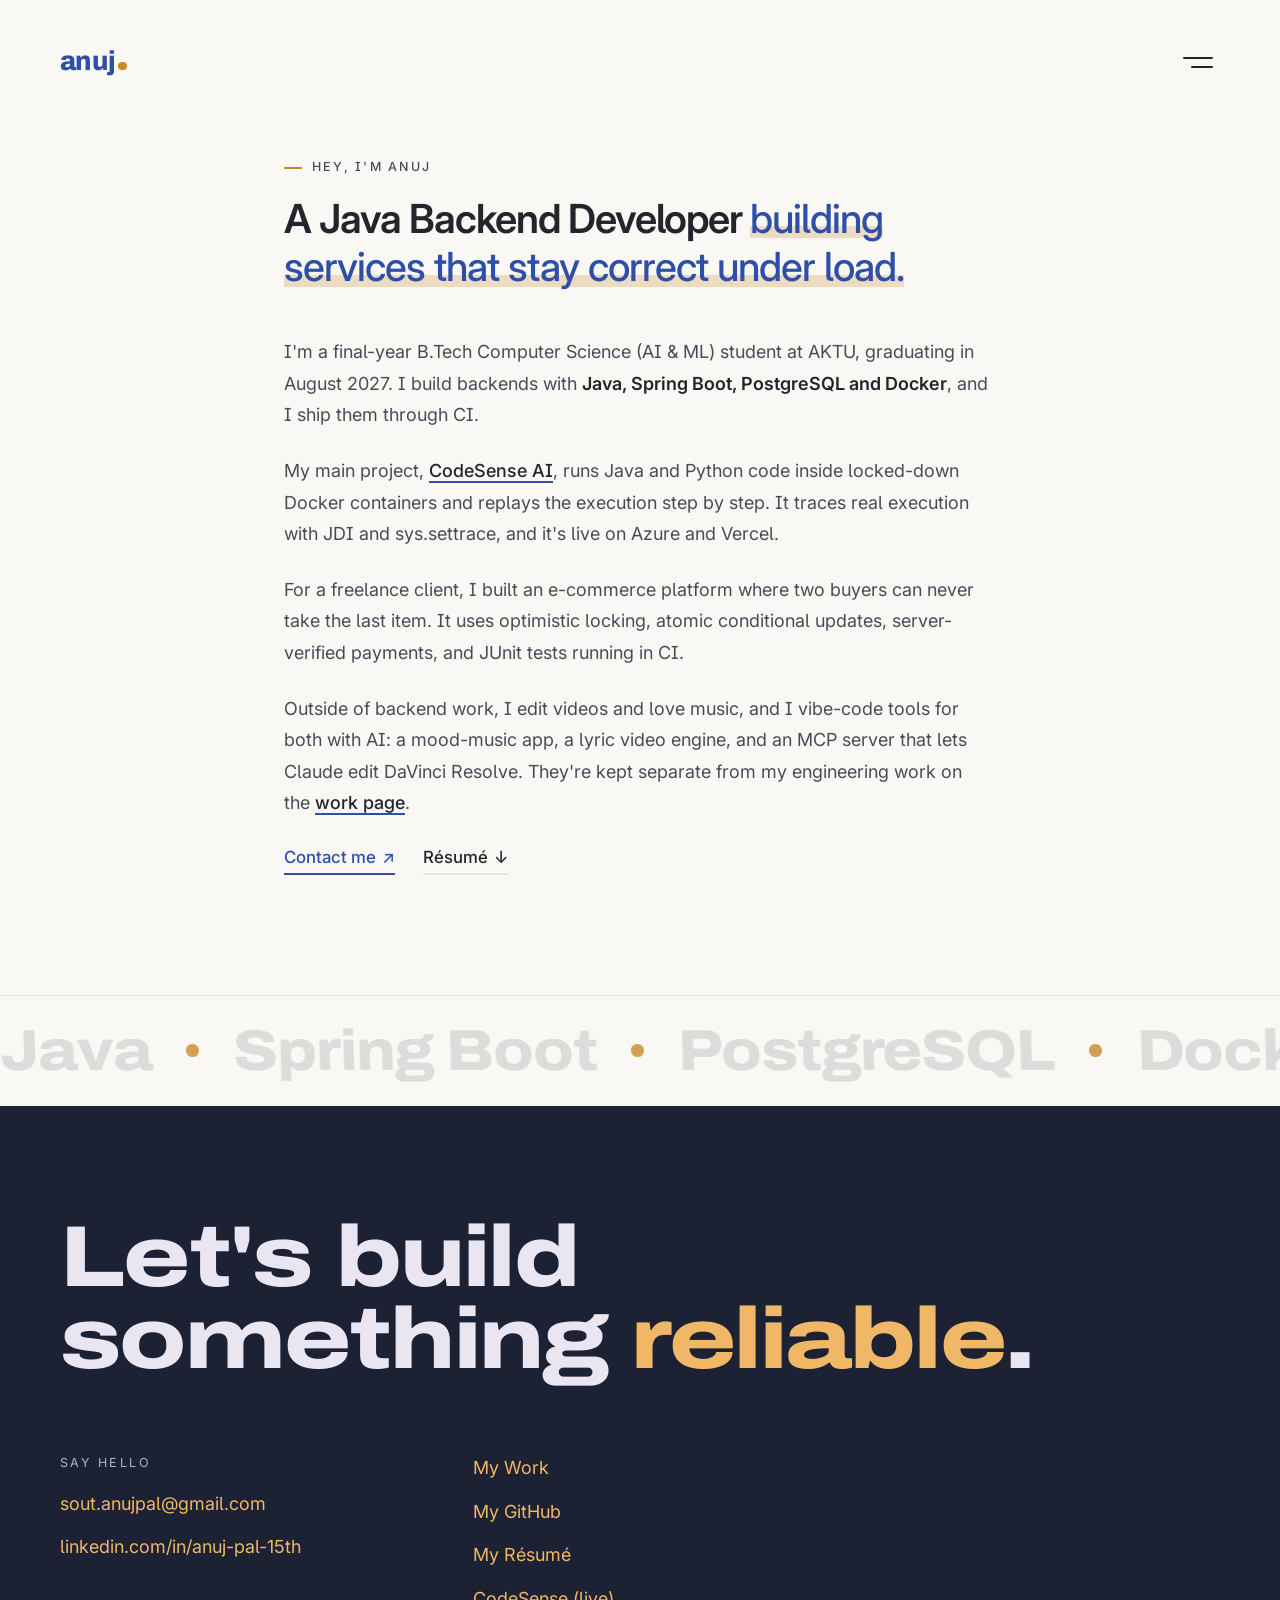
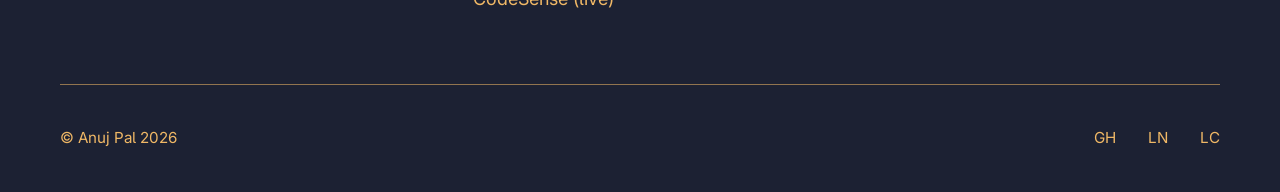
<file: index.html>
<!doctype html>
<html lang="en">
<head>
  <meta charset="utf-8">
  <meta name="viewport" content="width=device-width, initial-scale=1, viewport-fit=cover">
  <meta name="color-scheme" content="light only">
  <title>Anuj Pal · Java Backend Developer</title>
  <meta name="description" content="Anuj Pal, Java backend developer. Spring Boot, PostgreSQL, Docker and CI/CD. Final-year B.Tech CSE (AI & ML), graduating August 2027.">
  <meta property="og:title" content="Anuj Pal · Java Backend Developer">
  <meta property="og:description" content="I build Spring Boot services that stay correct under load.">
  <meta property="og:type" content="website">
  <link rel="icon" href="favicon.svg" type="image/svg+xml">
  <link rel="preconnect" href="https://fonts.googleapis.com">
  <link rel="preconnect" href="https://fonts.gstatic.com" crossorigin>
  <link rel="stylesheet" href="https://fonts.googleapis.com/css2?family=Inter:opsz,wght@14..32,300..800&family=Archivo:wdth,wght@62..125,500..900&display=swap">
  <link rel="stylesheet" href="styles.css">
  <script src="main.js" defer></script>
</head>
<body>
  <div class="progress" aria-hidden="true"></div>
  <header class="gutter">
    <div class="shell">
      <a class="logo" href="./" aria-label="Anuj Pal, home">anuj<i aria-hidden="true"></i></a>
      <button class="burger" type="button" id="burger" aria-expanded="false" aria-controls="menu" aria-label="Open menu"><span></span><span></span></button>
    </div>
  </header>

  <nav class="menu" id="menu" aria-label="Menu">
    <ul>
      <li><a href="work/">My Work</a></li>
      <li><a href="https://github.com/Anujpal-15th" target="_blank" rel="noopener">My GitHub</a></li>
      <li><a href="assets/Anuj-Pal-Resume.pdf" target="_blank" rel="noopener">My Résumé</a></li>
      <li><a href="https://codesense-ai-phi.vercel.app" target="_blank" rel="noopener">CodeSense (live)</a></li>
    </ul>
    <p class="lbl">Say hello</p>
    <ul><li><a href="mailto:sout.anujpal@gmail.com">sout.anujpal@gmail.com</a></li></ul>
    <div class="socials">
      <a href="https://github.com/Anujpal-15th" target="_blank" rel="noopener">GH</a>
      <a href="https://www.linkedin.com/in/anuj-pal-15th/" target="_blank" rel="noopener">LN</a>
      <a href="https://leetcode.com/Anuj_15th" target="_blank" rel="noopener">LC</a>
    </div>
  </nav>

  <main class="gutter">
    <div class="shell">
      <section class="read">
        <p class="eyebrow rise">Hey, I'm Anuj</p>
        <h1 class="headline" data-split>A Java Backend Developer <em>building services that stay correct under load.</em></h1>
        <p class="rise" style="animation-delay:.16s">I'm a final-year B.Tech Computer Science (AI &amp; ML) student at AKTU, graduating in August 2027. I build backends with <strong>Java, Spring Boot, PostgreSQL and Docker</strong>, and I ship them through CI.</p>
        <p class="rise" style="animation-delay:.22s">My main project, <a href="https://codesense-ai-phi.vercel.app" target="_blank" rel="noopener">CodeSense AI</a>, runs Java and Python code inside locked-down Docker containers and replays the execution step by step. It traces real execution with JDI and sys.settrace, and it's live on Azure and Vercel.</p>
        <p class="rise" style="animation-delay:.28s">For a freelance client, I built an e-commerce platform where two buyers can never take the last item. It uses optimistic locking, atomic conditional updates, server-verified payments, and JUnit tests running in CI.</p>
        <p class="rise" style="animation-delay:.34s">Outside of backend work, I edit videos and love music, and I vibe-code tools for both with AI: a mood-music app, a lyric video engine, and an MCP server that lets Claude edit DaVinci Resolve. They're kept separate from my engineering work on the <a href="work/">work page</a>.</p>
        <div class="cta-row rise" style="animation-delay:.4s">
          <a class="cta magnetic" href="#contact">Contact me <span class="arr" aria-hidden="true">↗</span></a>
          <a class="cta ghost magnetic" href="assets/Anuj-Pal-Resume.pdf" target="_blank" rel="noopener">Résumé <span class="arr" aria-hidden="true">↓</span></a>
        </div>
      </section>
    </div>
  </main>

  <div class="ticker" aria-hidden="true"><div class="ticker-track"><span>Java</span><span>Spring Boot</span><span>PostgreSQL</span><span>Docker</span><span>Hibernate</span><span>JUnit</span><span>GitHub Actions</span><span>Azure</span></div></div>

  <footer class="gutter" id="contact">
    <div class="shell">
      <p class="foot-big" aria-hidden="true">Let's build something <span>reliable</span>.</p>
      <div class="foot-top">
        <div>
          <p class="lbl">Say hello</p>
          <ul>
            <li><a href="mailto:sout.anujpal@gmail.com">sout.anujpal@gmail.com</a></li>
            <li><a href="https://www.linkedin.com/in/anuj-pal-15th/" target="_blank" rel="noopener">linkedin.com/in/anuj-pal-15th</a></li>
          </ul>
        </div>
        <ul class="links">
          <li><a href="work/">My Work</a></li>
          <li><a href="https://github.com/Anujpal-15th" target="_blank" rel="noopener">My GitHub</a></li>
      <li><a href="assets/Anuj-Pal-Resume.pdf" target="_blank" rel="noopener">My Résumé</a></li>
          <li><a href="https://codesense-ai-phi.vercel.app" target="_blank" rel="noopener">CodeSense (live)</a></li>
        </ul>
      </div>
      <div class="foot-bot">
        <span>© Anuj Pal 2026</span>
        <nav aria-label="Profiles">
          <a href="https://github.com/Anujpal-15th" target="_blank" rel="noopener">GH</a>
          <a href="https://www.linkedin.com/in/anuj-pal-15th/" target="_blank" rel="noopener">LN</a>
      <a href="https://leetcode.com/Anuj_15th" target="_blank" rel="noopener">LC</a>
        </nav>
      </div>
    </div>
  </footer>
</body>
</html>
</file>
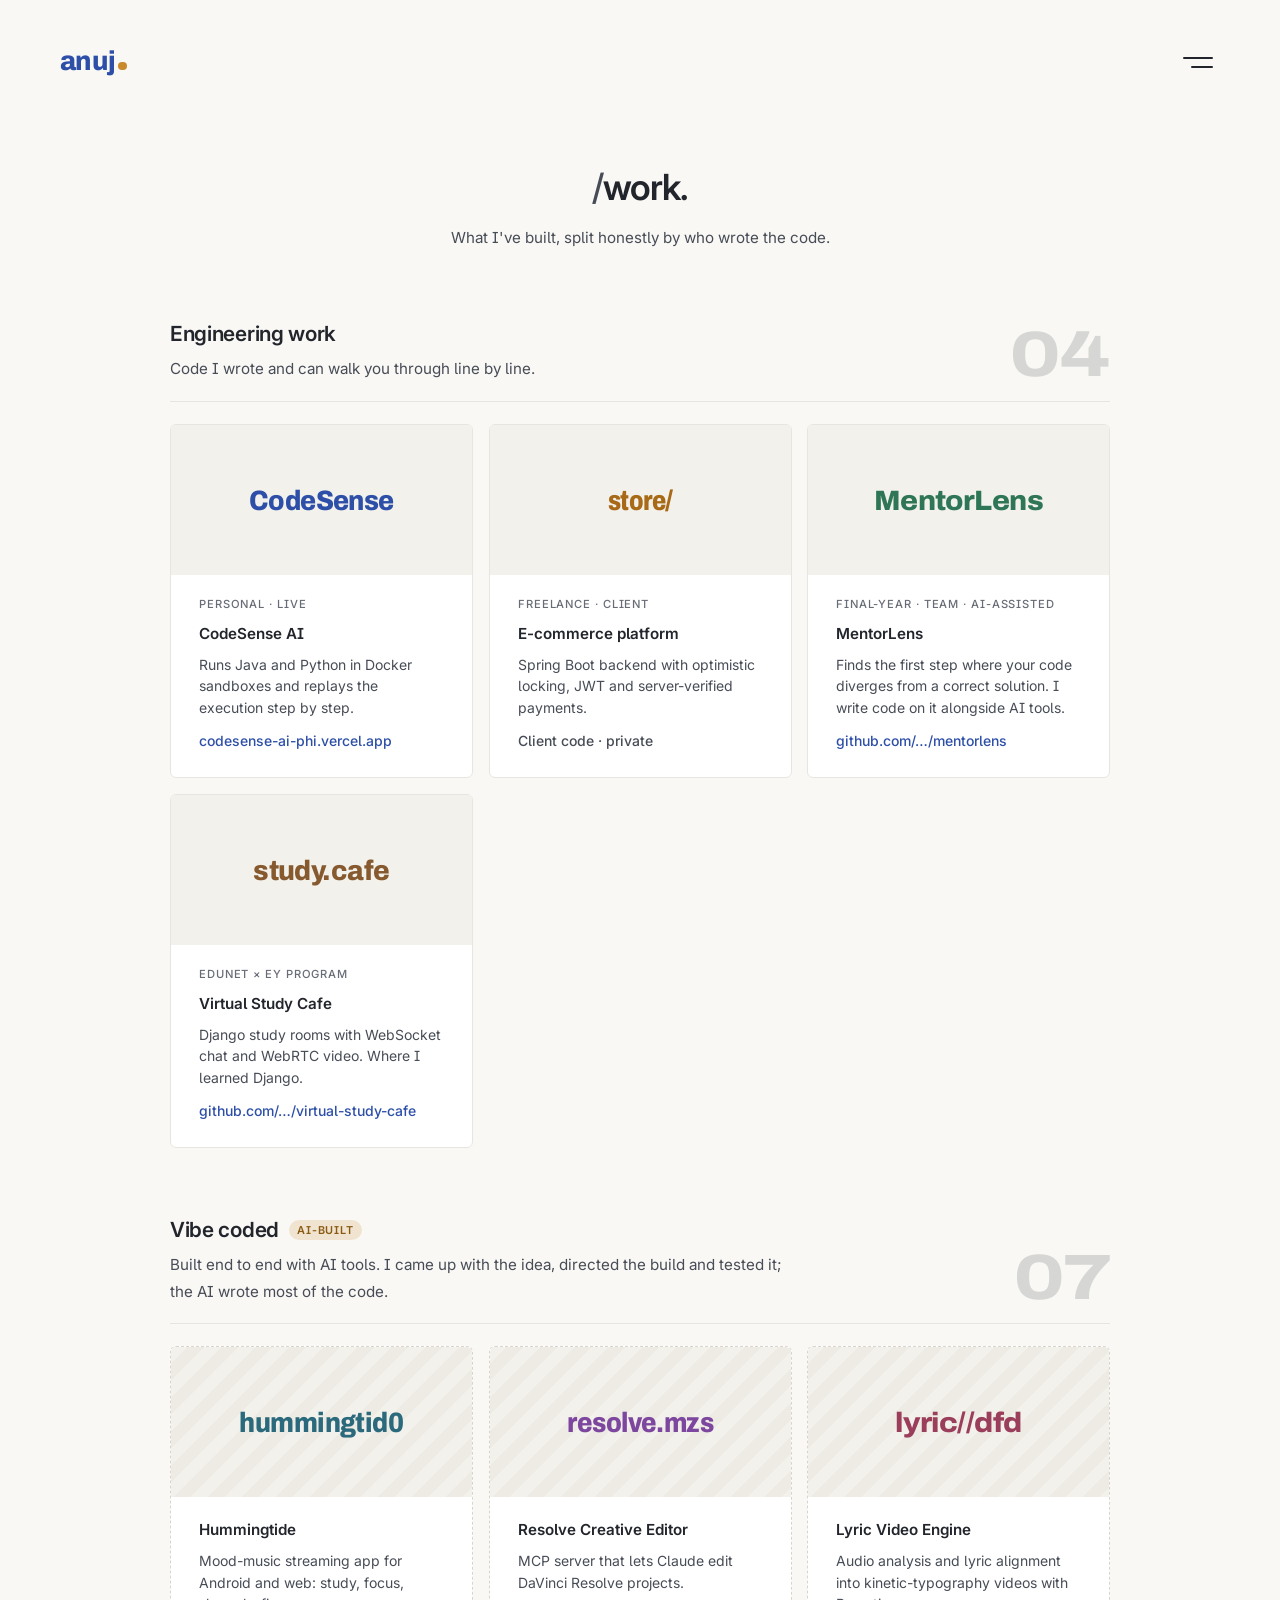
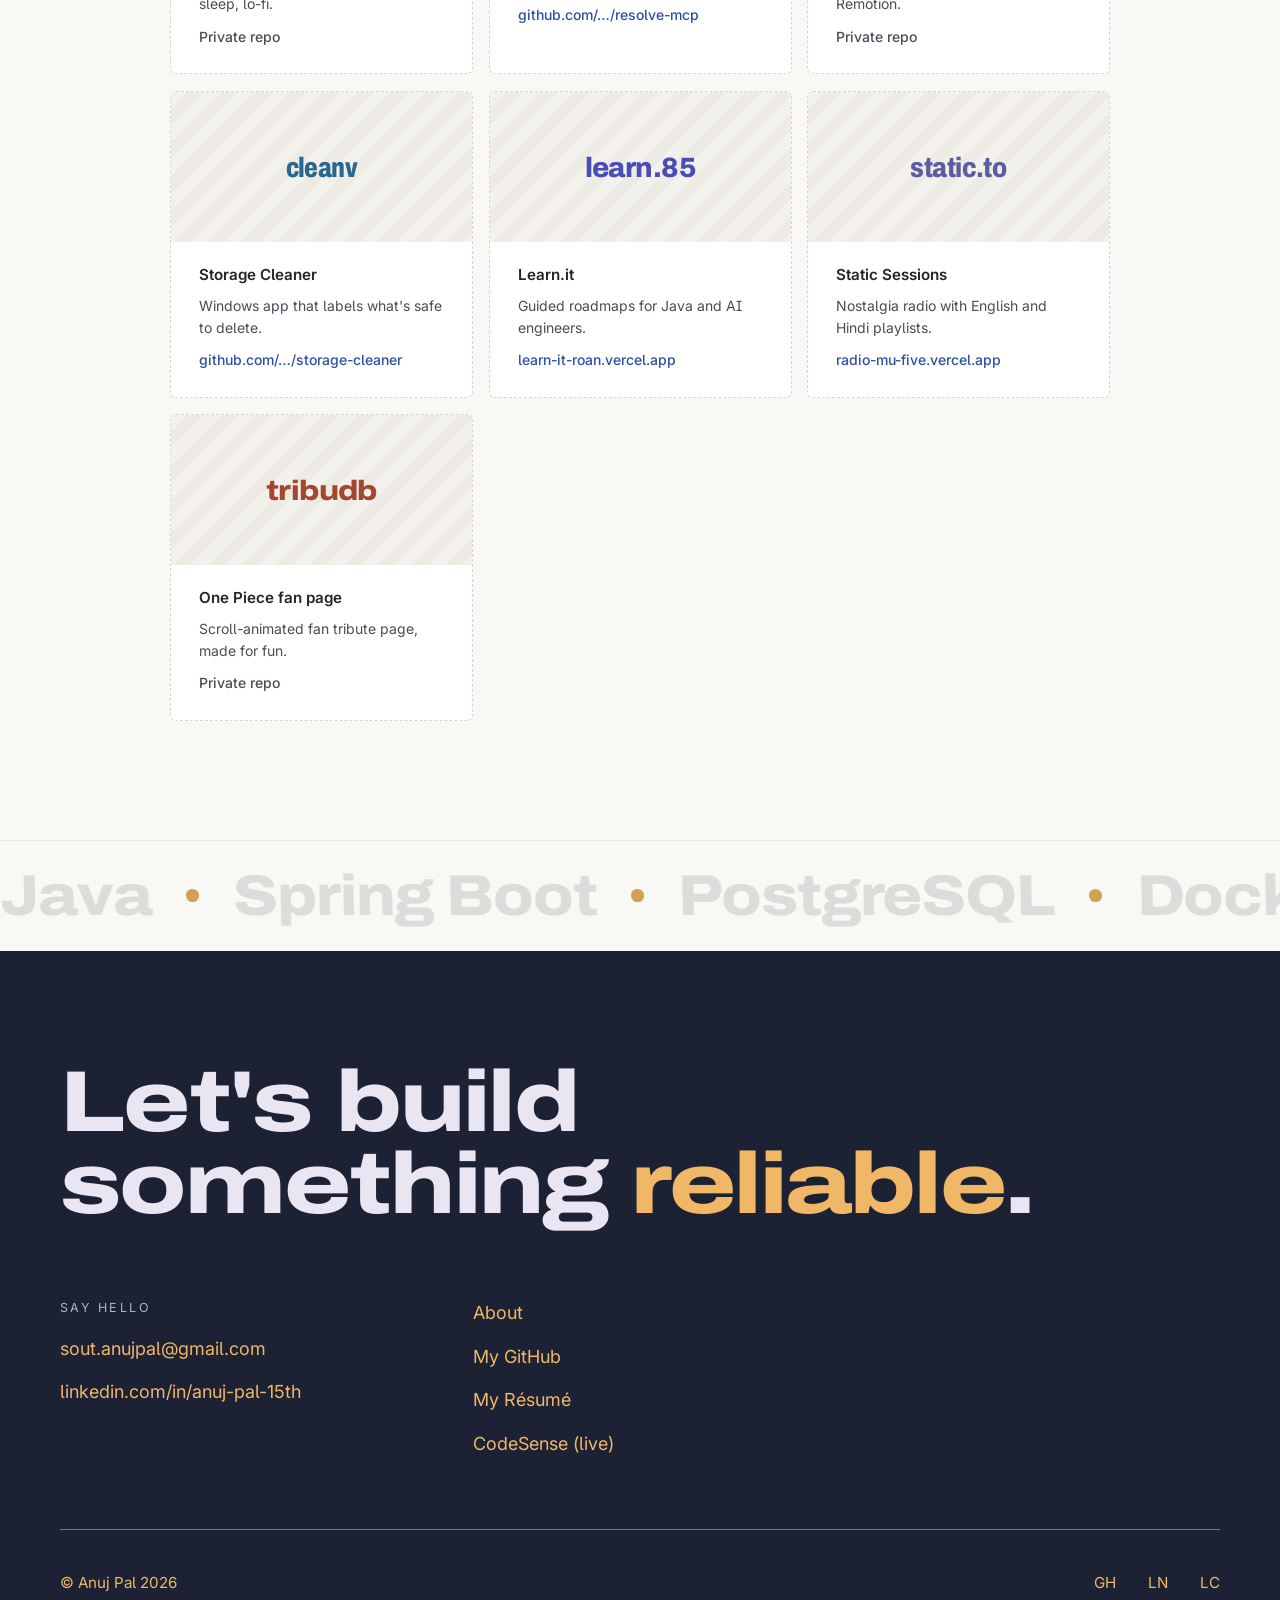
<file: work/index.html>
<!doctype html>
<html lang="en">
<head>
  <meta charset="utf-8">
  <meta name="viewport" content="width=device-width, initial-scale=1, viewport-fit=cover">
  <meta name="color-scheme" content="light only">
  <title>Work · Anuj Pal</title>
  <meta name="description" content="Selected things Anuj Pal has built: CodeSense AI, an e-commerce backend, MentorLens and more.">
  <link rel="icon" href="../favicon.svg" type="image/svg+xml">
  <link rel="preconnect" href="https://fonts.googleapis.com">
  <link rel="preconnect" href="https://fonts.gstatic.com" crossorigin>
  <link rel="stylesheet" href="https://fonts.googleapis.com/css2?family=Inter:opsz,wght@14..32,300..800&family=Archivo:wdth,wght@62..125,500..900&display=swap">
  <link rel="stylesheet" href="../styles.css">
  <script src="../main.js" defer></script>
</head>
<body>
  <div class="progress" aria-hidden="true"></div>
  <header class="gutter">
    <div class="shell">
      <a class="logo" href="../" aria-label="Anuj Pal, home">anuj<i aria-hidden="true"></i></a>
      <button class="burger" type="button" id="burger" aria-expanded="false" aria-controls="menu" aria-label="Open menu"><span></span><span></span></button>
    </div>
  </header>

  <nav class="menu" id="menu" aria-label="Menu">
    <ul>
      <li><a href="../">About</a></li>
      <li><a href="https://github.com/Anujpal-15th" target="_blank" rel="noopener">My GitHub</a></li>
      <li><a href="../assets/Anuj-Pal-Resume.pdf" target="_blank" rel="noopener">My Résumé</a></li>
      <li><a href="https://codesense-ai-phi.vercel.app" target="_blank" rel="noopener">CodeSense (live)</a></li>
    </ul>
    <p class="lbl">Say hello</p>
    <ul><li><a href="mailto:sout.anujpal@gmail.com">sout.anujpal@gmail.com</a></li></ul>
    <div class="socials">
      <a href="https://github.com/Anujpal-15th" target="_blank" rel="noopener">GH</a>
      <a href="https://www.linkedin.com/in/anuj-pal-15th/" target="_blank" rel="noopener">LN</a>
      <a href="https://leetcode.com/Anuj_15th" target="_blank" rel="noopener">LC</a>
    </div>
  </nav>

  <main class="gutter">
    <div class="shell">
      <h1 class="page-title rise"><span>/</span>work.</h1>
      <p class="page-sub rise" style="animation-delay:.06s">What I've built, split honestly by who wrote the code.</p>

      <section class="group" aria-labelledby="g-eng">
        <div class="group-head">
          <h2 id="g-eng">Engineering work</h2>
          <p>Code I wrote and can walk you through line by line.</p>
          <span class="count" aria-hidden="true">04</span>
        </div>
        <div class="grid">
          <article class="item">
            <div class="mark"><b style="color:#2D4FA8;--w:92">CodeSense</b></div>
            <div class="meta"><span class="tag">Personal · Live</span><span class="nm">CodeSense AI</span><span class="what">Runs Java and Python in Docker sandboxes and replays the execution step by step.</span><a href="https://codesense-ai-phi.vercel.app" target="_blank" rel="noopener">codesense-ai-phi.vercel.app</a></div>
          </article>
          <article class="item">
            <div class="mark"><b style="color:#A86A16;--w:80">store/</b></div>
            <div class="meta"><span class="tag">Freelance · Client</span><span class="nm">E-commerce platform</span><span class="what">Spring Boot backend with optimistic locking, JWT and server-verified payments.</span><span class="priv">Client code · private</span></div>
          </article>
          <article class="item">
            <div class="mark"><b style="color:#2E7656;--w:104">MentorLens</b></div>
            <div class="meta"><span class="tag">Final-year · Team · AI-assisted</span><span class="nm">MentorLens</span><span class="what">Finds the first step where your code diverges from a correct solution. I write code on it alongside AI tools.</span><a href="https://github.com/Anujpal-15th/mentorlens" target="_blank" rel="noopener">github.com/…/mentorlens</a></div>
          </article>
          <article class="item">
            <div class="mark"><b style="color:#86592F;--w:96">study.cafe</b></div>
            <div class="meta"><span class="tag">Edunet × EY program</span><span class="nm">Virtual Study Cafe</span><span class="what">Django study rooms with WebSocket chat and WebRTC video. Where I learned Django.</span><a href="https://github.com/Anujpal-15th/virtual-study-cafe" target="_blank" rel="noopener">github.com/…/virtual-study-cafe</a></div>
          </article>
        </div>
      </section>

      <section class="group vibe" aria-labelledby="g-vibe">
        <div class="group-head">
          <h2 id="g-vibe">Vibe coded</h2>
          <p>Built end to end with AI tools. I came up with the idea, directed the build and tested it; the AI wrote most of the code.</p>
          <span class="count" aria-hidden="true">07</span>
        </div>
        <div class="grid">
          <article class="item">
            <div class="mark"><b style="color:#2B6A7C;--w:90">hummingtide</b></div>
            <div class="meta"><span class="nm">Hummingtide</span><span class="what">Mood-music streaming app for Android and web: study, focus, sleep, lo-fi.</span><span class="priv">Private repo</span></div>
          </article>
          <article class="item">
            <div class="mark"><b style="color:#7E479F;--w:88">resolve.mcp</b></div>
            <div class="meta"><span class="nm">Resolve Creative Editor</span><span class="what">MCP server that lets Claude edit DaVinci Resolve projects.</span><a href="https://github.com/Anujpal-15th/resolve-creative-editor-mcp" target="_blank" rel="noopener">github.com/…/resolve-mcp</a></div>
          </article>
          <article class="item">
            <div class="mark"><b style="color:#9A3E5C;--w:110">lyric//vid</b></div>
            <div class="meta"><span class="nm">Lyric Video Engine</span><span class="what">Audio analysis and lyric alignment into kinetic-typography videos with Remotion.</span><span class="priv">Private repo</span></div>
          </article>
          <article class="item">
            <div class="mark"><b style="color:#28678F;--w:76">clean:</b></div>
            <div class="meta"><span class="nm">Storage Cleaner</span><span class="what">Windows app that labels what's safe to delete.</span><a href="https://github.com/Anujpal-15th/storage-cleaner" target="_blank" rel="noopener">github.com/…/storage-cleaner</a></div>
          </article>
          <article class="item">
            <div class="mark"><b style="color:#4A4CB8;--w:100">learn.it</b></div>
            <div class="meta"><span class="nm">Learn.it</span><span class="what">Guided roadmaps for Java and AI engineers.</span><a href="https://learn-it-roan.vercel.app" target="_blank" rel="noopener">learn-it-roan.vercel.app</a></div>
          </article>
          <article class="item">
            <div class="mark"><b style="color:#5B5E9E;--w:84">static.fm</b></div>
            <div class="meta"><span class="nm">Static Sessions</span><span class="what">Nostalgia radio with English and Hindi playlists.</span><a href="https://radio-mu-five.vercel.app" target="_blank" rel="noopener">radio-mu-five.vercel.app</a></div>
          </article>
          <article class="item">
            <div class="mark"><b style="color:#A3472E;--w:118">tribute</b></div>
            <div class="meta"><span class="nm">One Piece fan page</span><span class="what">Scroll-animated fan tribute page, made for fun.</span><span class="priv">Private repo</span></div>
          </article>
        </div>
      </section>
    </div>
  </main>

  <div class="ticker" aria-hidden="true"><div class="ticker-track"><span>Java</span><span>Spring Boot</span><span>PostgreSQL</span><span>Docker</span><span>Hibernate</span><span>JUnit</span><span>GitHub Actions</span><span>Azure</span></div></div>

  <footer class="gutter" id="contact">
    <div class="shell">
      <p class="foot-big" aria-hidden="true">Let's build something <span>reliable</span>.</p>
      <div class="foot-top">
        <div>
          <p class="lbl">Say hello</p>
          <ul>
            <li><a href="mailto:sout.anujpal@gmail.com">sout.anujpal@gmail.com</a></li>
            <li><a href="https://www.linkedin.com/in/anuj-pal-15th/" target="_blank" rel="noopener">linkedin.com/in/anuj-pal-15th</a></li>
          </ul>
        </div>
        <ul class="links">
          <li><a href="../">About</a></li>
          <li><a href="https://github.com/Anujpal-15th" target="_blank" rel="noopener">My GitHub</a></li>
      <li><a href="../assets/Anuj-Pal-Resume.pdf" target="_blank" rel="noopener">My Résumé</a></li>
          <li><a href="https://codesense-ai-phi.vercel.app" target="_blank" rel="noopener">CodeSense (live)</a></li>
        </ul>
      </div>
      <div class="foot-bot">
        <span>© Anuj Pal 2026</span>
        <nav aria-label="Profiles">
          <a href="https://github.com/Anujpal-15th" target="_blank" rel="noopener">GH</a>
          <a href="https://www.linkedin.com/in/anuj-pal-15th/" target="_blank" rel="noopener">LN</a>
      <a href="https://leetcode.com/Anuj_15th" target="_blank" rel="noopener">LC</a>
        </nav>
      </div>
    </div>
  </footer>
</body>
</html>
</file>
<file: styles.css>
/* Palette "paper & ink", tuned for long reading without eye strain:
   - paper is a soft off-white (#F9F8F5), not pure white, so large areas don't glare;
   - text is dark graphite (14.5:1), not pure black (21:1), which halos on bright screens;
   - body text sits at 8:1 (AAA), the accent at 7:1 (AAA), so nothing is faint;
   - one calm cobalt for meaning, a muted amber only as decoration, nothing neon. */
:root {
  --bg: #F9F8F5;
  --card: #FFFFFF;
  --tile: #F2F1EC;
  --ink: #22252B;
  --muted: #474C56;
  --eyebrow: #676C76;
  --accent: #2D4FA8;
  --amber: #C98A2B;
  --line: #E7E5DF;
  --foot: #1C2133;
  --foot-ink: #F0B866;
  --foot-muted: #AEB4C4;
  --sans: "Inter", "Segoe UI", system-ui, sans-serif;
  --display: "Archivo", "Inter", Arial, sans-serif;
  color-scheme: light only; /* light-only by design: no dark theme, and browsers shouldn't auto-darken it */
}

* { box-sizing: border-box; }
/* Type: Inter with optical sizing; tailed l and serifed I so l, I and 1 never look alike */
body {
  margin: 0; background: var(--bg); color: var(--ink);
  font-family: var(--sans); font-size: 1.0625rem; line-height: 1.75;
  font-optical-sizing: auto; font-feature-settings: "cv05", "cv08";
  -webkit-font-smoothing: antialiased; text-rendering: optimizeLegibility;
}
@media (min-width: 900px) { body { font-size: 1.125rem; } }
a { color: var(--accent); text-decoration: none; }
:focus-visible { outline: 2px solid var(--accent); outline-offset: 3px; border-radius: 3px; }
.gutter { padding-left: max(16px, env(safe-area-inset-left, 0px)); padding-right: max(16px, env(safe-area-inset-right, 0px)); }
.shell { max-width: 1160px; margin: 0 auto; }

/* header */
header { padding-block: 40px 0; }
header .shell { display: flex; justify-content: space-between; align-items: center; }
.logo { font-family: var(--display); font-variation-settings: "wdth" 96, "wght" 800; font-size: 1.7rem; color: var(--accent); letter-spacing: -0.02em; line-height: 1; display: inline-flex; align-items: baseline; }
.logo i { display: inline-block; width: 0.32em; height: 0.32em; border-radius: 50%; background: var(--amber); margin-left: 2px; transition: transform .4s cubic-bezier(.3,1.6,.5,1); }
.logo:hover i { transform: translateY(-0.5em); }
.burger { width: 44px; height: 44px; border: 0; background: none; cursor: pointer; display: grid; place-content: center; gap: 7px; position: relative; z-index: 12; }
.burger span { display: block; height: 2px; background: var(--ink); border-radius: 2px; transition: transform .35s ease, width .35s ease; }
.burger span:first-child { width: 30px; }
.burger span:last-child { width: 22px; justify-self: end; }
.burger[aria-expanded="true"] span:first-child { transform: translateY(4.5px) rotate(45deg); width: 26px; }
.burger[aria-expanded="true"] span:last-child { transform: translateY(-4.5px) rotate(-45deg); width: 26px; }

/* menu card */
.menu {
  position: fixed; z-index: 11;
  top: calc(env(safe-area-inset-top, 0px) + 18px);
  right: max(16px, env(safe-area-inset-right, 0px));
  width: min(290px, calc(100vw - 32px));
  background: var(--card); border: 1px solid var(--line); border-radius: 4px;
  padding: 76px 40px 36px;
  box-shadow: 0 24px 60px -24px rgba(18, 23, 51, 0.18);
  transform-origin: top right; transform: scale(0.92); opacity: 0; visibility: hidden;
  transition: transform .3s cubic-bezier(.2,.8,.2,1), opacity .2s ease, visibility 0s .3s;
}
.menu.open { transform: none; opacity: 1; visibility: visible; transition: transform .3s cubic-bezier(.2,.8,.2,1), opacity .2s ease; }
.menu ul { list-style: none; margin: 0; padding: 0; display: grid; gap: 10px; font-size: 0.9rem; }
.menu .lbl { font-size: 0.72rem; letter-spacing: 0.18em; text-transform: uppercase; color: var(--muted); opacity: .6; margin: 28px 0 12px; }
.menu .socials { display: flex; gap: 22px; margin-top: 30px; font-size: 0.72rem; letter-spacing: 0.06em; }
.menu a:hover { text-decoration: underline; text-underline-offset: 4px; }

/* home */
main { padding-block: 72px 120px; }
.read { max-width: 760px; margin: 0 auto; padding-left: clamp(0px, 4vw, 24px); }
.eyebrow { font-size: 0.78rem; font-weight: 500; letter-spacing: 0.18em; text-transform: uppercase; color: var(--eyebrow); margin: 0 0 22px; }
.eyebrow::before { content: ""; display: inline-block; width: 18px; height: 2px; background: var(--amber); vertical-align: middle; margin-right: 10px; }
h1.headline { font-weight: 600; font-size: clamp(1.75rem, 3.9vw, 2.5rem); line-height: 1.22; letter-spacing: -0.025em; margin: 0 0 44px; text-wrap: balance; }
h1.headline em { font-style: normal; font-weight: 500; color: var(--accent); }
.read p { margin: 0 0 1.35em; color: var(--muted); max-width: 64ch; text-wrap: pretty; }
.read p strong { color: var(--ink); font-weight: 600; }
/* body links get an underline so they never read as the headline's emphasis colour */
.read p a { color: var(--ink); font-weight: 500; text-decoration: underline; text-decoration-color: var(--accent); text-decoration-thickness: 2px; text-underline-offset: 4px; }
.read p a:hover { color: var(--accent); }
.cta { display: inline-flex; gap: 6px; align-items: center; margin-top: 18px; font-size: 1.05rem; font-weight: 500; padding-bottom: 3px; background: linear-gradient(var(--accent), var(--accent)) left bottom / 100% 2px no-repeat; transition: background-size .35s ease; }
.cta:hover { background-size: 0% 2px; background-position: right bottom; }
.cta .arr { display: inline-block; transition: transform .3s ease; }
.cta:hover .arr { transform: translate(3px, -3px); }

/* work */
.page-title { text-align: center; margin: 0 0 6px; font-weight: 600; font-size: clamp(1.75rem, 3.4vw, 2.25rem); letter-spacing: -0.025em; }
.page-title span { color: var(--muted); font-weight: 500; }
.page-sub { text-align: center; color: var(--muted); font-size: 0.95rem; margin: 0 0 48px; }
.grid { display: grid; grid-template-columns: repeat(3, minmax(0, 1fr)); gap: 16px; max-width: 940px; margin: 0 auto; }
.item {
  position: relative; background: var(--card); border: 1px solid var(--line); border-radius: 6px; overflow: hidden;
  display: flex; flex-direction: column;
  transform: perspective(900px) rotateX(var(--rx, 0deg)) rotateY(var(--ry, 0deg));
  transition: translate .7s cubic-bezier(.2,.8,.2,1) calc(var(--i, 0) * 70ms), transform .25s ease, box-shadow .35s ease;
}
.item:hover { translate: 0 -4px; box-shadow: 0 22px 40px -26px rgba(18, 23, 51, 0.28); transition-delay: 0s; }
/* cursor spotlight */
.item::after { content: ""; position: absolute; inset: 0; pointer-events: none; opacity: 0; transition: opacity .3s ease;
  background: radial-gradient(260px circle at var(--mx, 50%) var(--my, 50%), color-mix(in srgb, var(--accent) 9%, transparent), transparent 70%); }
.item:hover::after { opacity: 1; }
/* scroll reveal: moves only, never hides */
.item.pre { translate: 0 28px; }
.mark { background: var(--tile); aspect-ratio: 16 / 8; display: grid; place-items: center; }
.mark b { font-family: var(--display); font-size: clamp(1.3rem, 2.4vw, 1.75rem); letter-spacing: -0.02em; font-variation-settings: "wdth" var(--w, 100), "wght" 800; transition: font-variation-settings .5s ease; }
.item:hover .mark b { font-variation-settings: "wdth" 120, "wght" 900; }
.meta { padding: 20px 28px 24px; display: grid; gap: 2px; }
.meta .nm { font-weight: 600; font-size: 0.95rem; }
.meta .what { font-size: 0.875rem; color: var(--muted); line-height: 1.55; margin: 4px 0 8px; }
.meta a, .meta .priv { font-size: 0.875rem; font-weight: 500; overflow-wrap: anywhere; }
.meta .priv { color: var(--muted); }
.meta .tag { font-size: 0.7rem; font-weight: 500; letter-spacing: 0.08em; text-transform: uppercase; color: var(--eyebrow); margin-bottom: 4px; }

/* work groups */
.group { max-width: 940px; margin: 64px auto 0; }
.group-head { display: grid; grid-template-columns: 1fr auto; column-gap: 24px; row-gap: 4px; align-items: end; margin-bottom: 22px; padding-bottom: 18px; border-bottom: 1px solid var(--line); }
.group-head h2 { grid-column: 1; margin: 0; font-size: 1.3rem; font-weight: 600; letter-spacing: -0.015em; }
.group-head p { grid-column: 1; margin: 0; color: var(--muted); font-size: 0.95rem; max-width: 62ch; }
.group-head .count {
  grid-column: 2; grid-row: 1 / span 2; font-family: var(--display); line-height: .85; font-size: clamp(2.6rem, 6vw, 4rem);
  color: color-mix(in srgb, var(--ink) 16%, transparent);
  font-variation-settings: "wdth" 125, "wght" 800;
  transition: font-variation-settings 1.1s cubic-bezier(.2,.8,.2,1), color 1.1s ease;
}
.group.pre .count { font-variation-settings: "wdth" 62, "wght" 200; color: color-mix(in srgb, var(--amber) 70%, transparent); }
/* vibe-coded cards look deliberately lighter-weight: dashed edge, striped tile */
.vibe .item { border-style: dashed; border-color: #D8D5CC; }
.vibe .mark { background: repeating-linear-gradient(135deg, var(--tile) 0 12px, #EDEBE4 12px 24px); }
.vibe .group-head h2::after { content: "AI-built"; margin-left: 10px; vertical-align: 3px; font-size: 0.68rem; font-weight: 600; letter-spacing: 0.08em; text-transform: uppercase; color: #8A5A12; background: color-mix(in srgb, var(--amber) 18%, transparent); padding: 3px 8px; border-radius: 999px; }
@media (max-width: 860px) { .grid { grid-template-columns: repeat(2, minmax(0, 1fr)); } }
@media (max-width: 520px) { .grid { grid-template-columns: 1fr; } }

/* headline: words settle from light to their final weight; near the cursor they get heavier */
.headline .w { display: inline-block; transition: font-weight .35s cubic-bezier(.2,.8,.2,1); animation: settle 1s cubic-bezier(.2,.8,.2,1) backwards; animation-delay: calc(120ms + var(--i) * 55ms); }
@keyframes settle { from { font-weight: 300; translate: 0 .22em; } }
/* hand-drawn style highlight that sweeps under the accent phrase */
h1.headline em {
  background: linear-gradient(color-mix(in srgb, var(--amber) 26%, transparent), color-mix(in srgb, var(--amber) 26%, transparent)) left 88% / 100% .3em no-repeat;
  animation: mark 1s cubic-bezier(.6,0,.2,1) 1.1s backwards; -webkit-box-decoration-break: clone; box-decoration-break: clone;
}
@keyframes mark { from { background-size: 0% .3em; } }
.eyebrow::before { animation: grow .8s cubic-bezier(.2,.8,.2,1) backwards; }
@keyframes grow { from { width: 0; } }

/* home CTAs */
.cta-row { display: flex; flex-wrap: wrap; gap: 28px; align-items: center; margin-top: 18px; }
.cta-row .cta { margin-top: 0; }
.cta.ghost { color: var(--ink); background-image: linear-gradient(var(--line), var(--line)); }
.cta.ghost:hover { color: var(--accent); }
.magnetic { transition: translate .35s cubic-bezier(.2,.8,.2,1), background-size .35s ease; }

/* smooth fade between home and /work in browsers that support it */
@view-transition { navigation: auto; }
::view-transition-old(root) { animation: vt-out .22s ease both; }
::view-transition-new(root) { animation: vt-in .38s cubic-bezier(.2,.8,.2,1) both; }
@keyframes vt-out { to { opacity: 0; translate: 0 -8px; } }
@keyframes vt-in { from { opacity: 0; translate: 0 12px; } }

/* reading progress: a thin amber line along the top, driven by scroll position */
.progress { position: fixed; z-index: 20; top: env(safe-area-inset-top, 0px); left: 0; right: 0; height: 3px; background: var(--amber); transform-origin: left; transform: scaleX(0); }
@supports (animation-timeline: scroll()) {
  .progress { animation: fill-x linear both; animation-timeline: scroll(root); }
  @keyframes fill-x { to { transform: scaleX(1); } }
}
@supports not (animation-timeline: scroll()) { .progress { display: none; } }

/* logo letters hop in a wave on hover */
.logo .l { display: inline-block; }
.logo:hover .l { animation: hop .5s cubic-bezier(.3,1.6,.5,1) calc(var(--i) * 45ms); }
@keyframes hop { 40% { translate: 0 -0.22em; } }

/* footer headline stretches wider as it scrolls into view */
.foot-big {
  margin: 0 0 72px; font-family: var(--display); line-height: .95; letter-spacing: -0.02em;
  font-size: clamp(2.2rem, 7vw, 5.4rem); color: #E9E6F2;
  font-variation-settings: "wdth" 125, "wght" 800; text-wrap: balance;
}
.foot-big span { color: var(--foot-ink); }
@supports (animation-timeline: view()) {
  .foot-big { animation: stretch linear both; animation-timeline: view(); animation-range: entry 10% cover 45%; }
  @keyframes stretch { from { font-variation-settings: "wdth" 62, "wght" 250; } }
}

/* ticker band: tech stack scrolls slowly, leans with scroll speed */
.ticker { overflow: hidden; border-top: 1px solid var(--line); padding-block: 26px; background: var(--bg); }
.ticker-track { display: flex; width: max-content; animation: ticker 48s linear infinite; transform: skewX(var(--skew, 0deg)); }
.ticker:hover .ticker-track { animation-play-state: paused; }
.ticker span { font-family: var(--display); font-variation-settings: "wdth" 112, "wght" 800; font-size: clamp(2rem, 5vw, 3.6rem); line-height: 1; letter-spacing: -0.02em; color: color-mix(in srgb, var(--ink) 13%, transparent); white-space: nowrap; display: inline-flex; align-items: center; transition: color .3s ease; }
.ticker span::after { content: ""; width: .22em; height: .22em; border-radius: 50%; background: var(--amber); margin: 0 .6em; opacity: .8; }
.ticker span:hover { color: var(--accent); }
@keyframes ticker { to { translate: -50% 0; } }

/* footer */
footer { background: var(--foot); color: var(--foot-ink); padding-block: 110px 40px; }
.foot-top { display: grid; grid-template-columns: 1fr 2fr; gap: 40px; padding-bottom: 70px; border-bottom: 1px solid color-mix(in srgb, var(--foot-ink) 55%, transparent); }
.foot-top .lbl { font-size: 0.78rem; letter-spacing: 0.2em; text-transform: uppercase; color: var(--foot-muted); margin: 0 0 14px; }
.foot-top ul { list-style: none; margin: 0; padding: 0; display: grid; gap: 12px; }
.foot-top .links { align-self: end; }
footer a { color: var(--foot-ink); }
footer a:hover { text-decoration: underline; text-underline-offset: 4px; }
.foot-bot { display: flex; justify-content: space-between; gap: 16px; flex-wrap: wrap; padding-top: 40px; font-size: 0.95rem; }
.foot-bot nav { display: flex; gap: 32px; }
@media (max-width: 600px) { .foot-top { grid-template-columns: 1fr; } footer { padding-block: 72px 32px; } }

/* entrance */
.rise { animation: rise .8s cubic-bezier(.2,.8,.2,1) both; }
/* motion only, never hides text: if an animation stalls, the page still reads at full contrast */
@keyframes rise { from { transform: translateY(14px); } }
@media (prefers-reduced-motion: reduce) {
  .rise, .headline .w, h1.headline em, .eyebrow::before, .ticker-track, .foot-big, .logo .l { animation: none !important; }
  @view-transition { navigation: none; }
  *, *::before, *::after { transition: none !important; }
}
</file>
